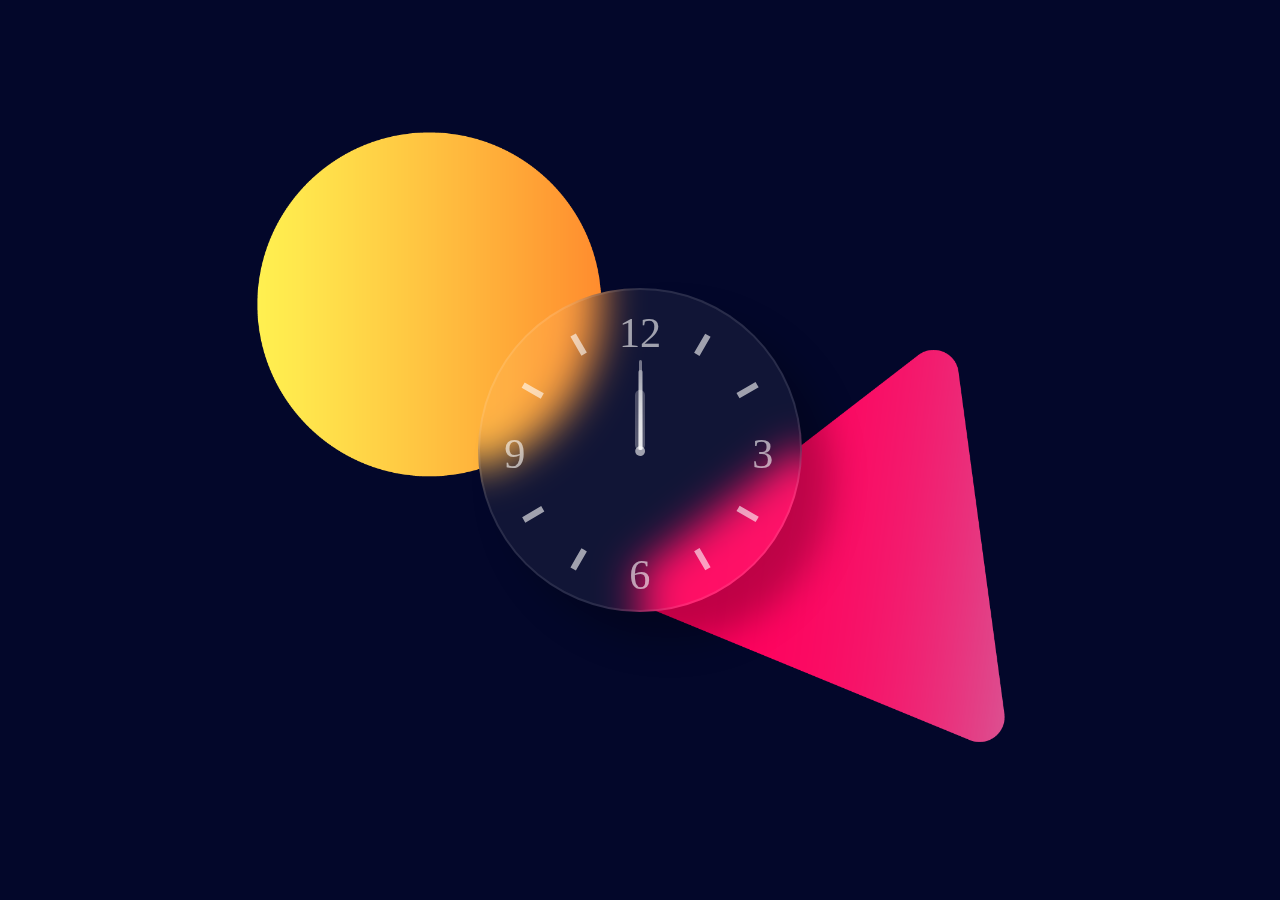
<file: Analog Clock/index.html>
<!DOCTYPE html>
<html lang="en">

<head>
    <meta charset="UTF-8">
    <meta http-equiv="X-UA-Compatible" content="IE=edge">
    <meta name="viewport" content="width=device-width, initial-scale=1.0">

    <!-- stylesheet -->
    <link rel="stylesheet" href="style.css">
    <title>Clock</title>
</head>

<body>
    <div class="clock">
        <img src="./clock template.svg" alt="clock">

        <div class="hour hand"></div>
        <div class="minute hand"></div>
        <div class="seconds hand"></div>
    </div>

    <script>
        var hour = document.querySelector('.hour');
        var minute = document.querySelector('.minute');
        var seconds = document.querySelector('.seconds');

        var setClock = setInterval(function clock() {
            var dateNow = new Date();
            var hr = dateNow.getHours();
            var min = dateNow.getMinutes();
            var sec = dateNow.getSeconds();

            var calcHr = (hr * 30) + (min / 2);
            var calcMin = (min * 6) + (sec / 10);
            var calcSec = sec * 6;

            hour.style.transform = `rotate(${calcHr}deg)`;

            minute.style.transform = `rotate(${calcMin}deg)`;

            seconds.style.transform = `rotate(${calcSec}deg)`;
        }, 1000);
    </script>
</body>

</html>
</file>
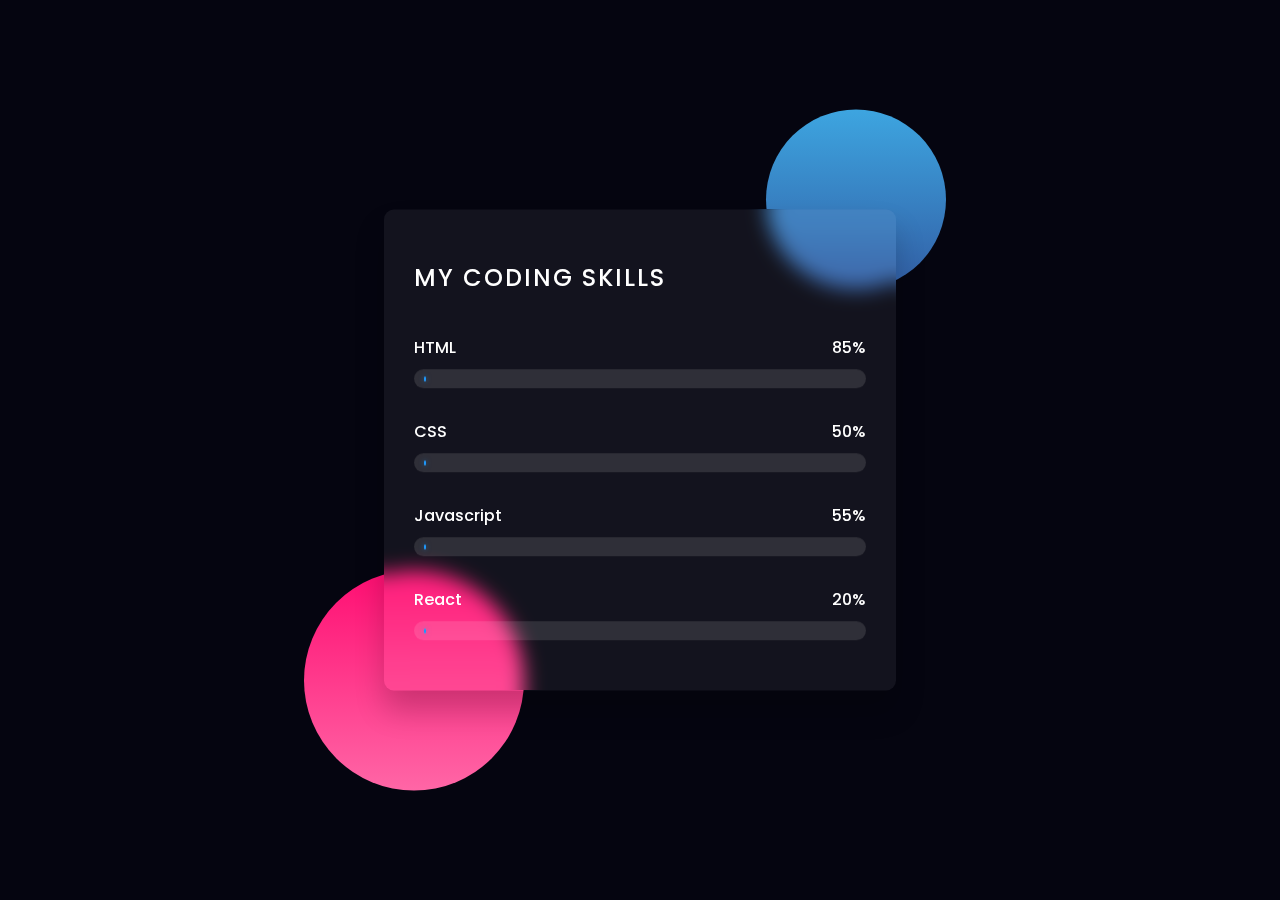
<file: Animated Skills Bar/index.html>
<!DOCTYPE html>
<html lang="en">

<head>
    <title>Glassmorphism Animated Skills Bar</title>
    <!-- google fonts -->
    <link rel="preconnect" href="https://fonts.googleapis.com">
    <link rel="preconnect" href="https://fonts.gstatic.com" crossorigin>
    <link href="https://fonts.googleapis.com/css2?family=Poppins:wght@300;400;500;600&display=swap" rel="stylesheet">
    <!--Stylesheet-->
    <link rel="stylesheet" href="style.css">
</head>

<body>
    <div class="wrapper">
        <div class="shape-1"></div>
        <div class="shape-2"></div>
        <div class="container">
            <h2>MY CODING SKILLS</h2>

            <div class="skills">
                <div class="details">
                    <span>HTML</span>
                    <span>85%</span>
                </div>
                <div class="bar">
                    <div id="html-bar"></div>
                </div>
            </div>
            <div class="skills">
                <div class="details">
                    <span>CSS</span>
                    <span>50%</span>
                </div>
                <div class="bar">
                    <div id="css-bar"></div>
                </div>
            </div>

            <div class="skills">
                <div class="details">
                    <span>Javascript</span>
                    <span>55%</span>
                </div>
                <div class="bar">
                    <div id="js-bar"></div>
                </div>
            </div>

            <div class="skills">
                <div class="details">
                    <span>React</span>
                    <span>20%</span>
                </div>
                <div class="bar">
                    <div id="react-bar"></div>
                </div>
            </div>


        </div>
    </div>
    </div>

</body>

</html>
</file>
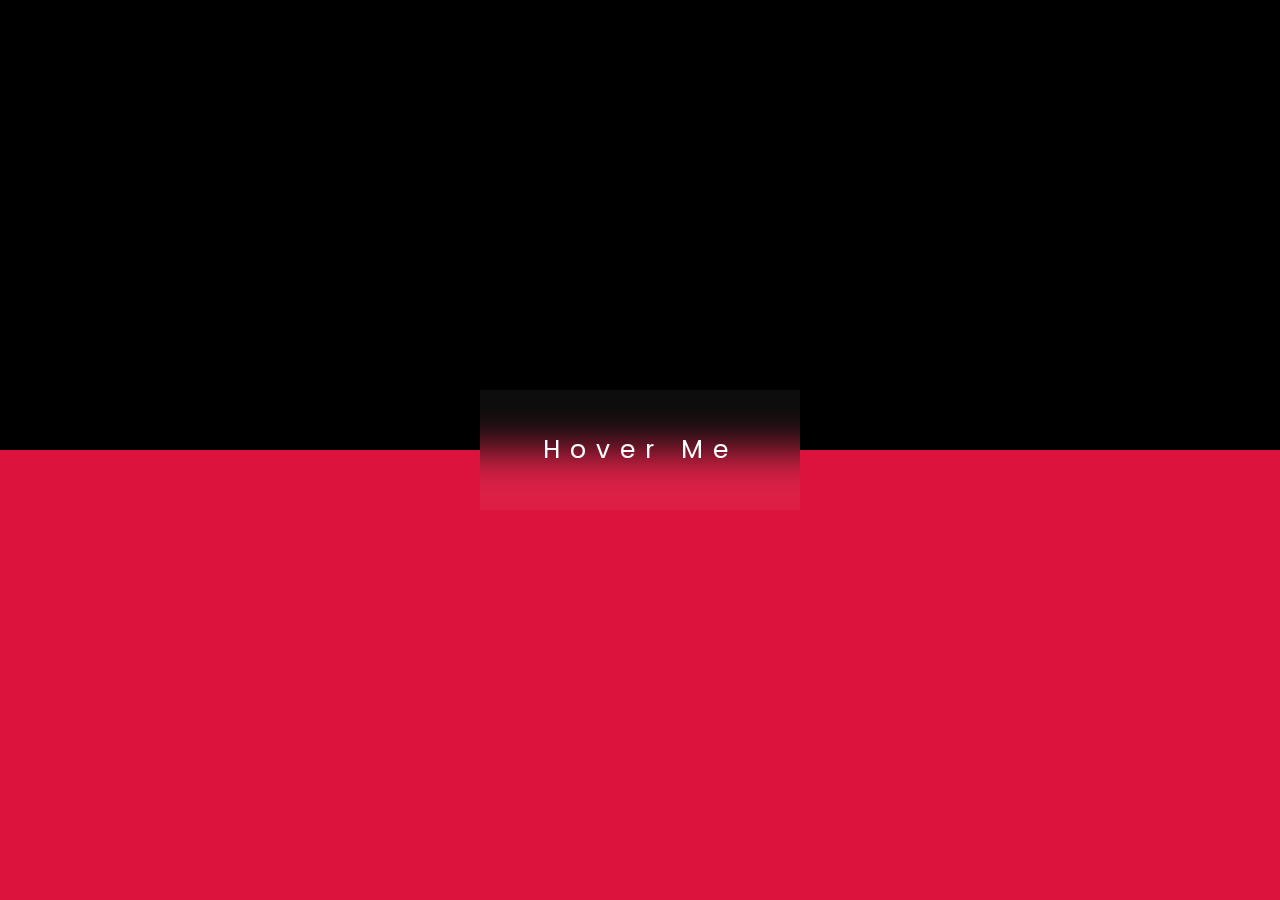
<file: Button/index.html>
<!DOCTYPE html>
<html lang="en">

<head>
    <meta charset="UTF-8">
    <meta http-equiv="X-UA-Compatible" content="IE=edge">
    <meta name="viewport" content="width=device-width, initial-scale=1.0">

    <!-- google font -->
    <link rel="preconnect" href="https://fonts.googleapis.com">
    <link rel="preconnect" href="https://fonts.gstatic.com" crossorigin>
    <link href="https://fonts.googleapis.com/css2?family=Poppins:wght@600&display=swap" rel="stylesheet">

    <!-- stylesheet -->
    <link rel="stylesheet" href="style.css">
    <title>Button</title>
</head>

<body>
    <button>Hover Me</button>
</body>

</html>
</file>
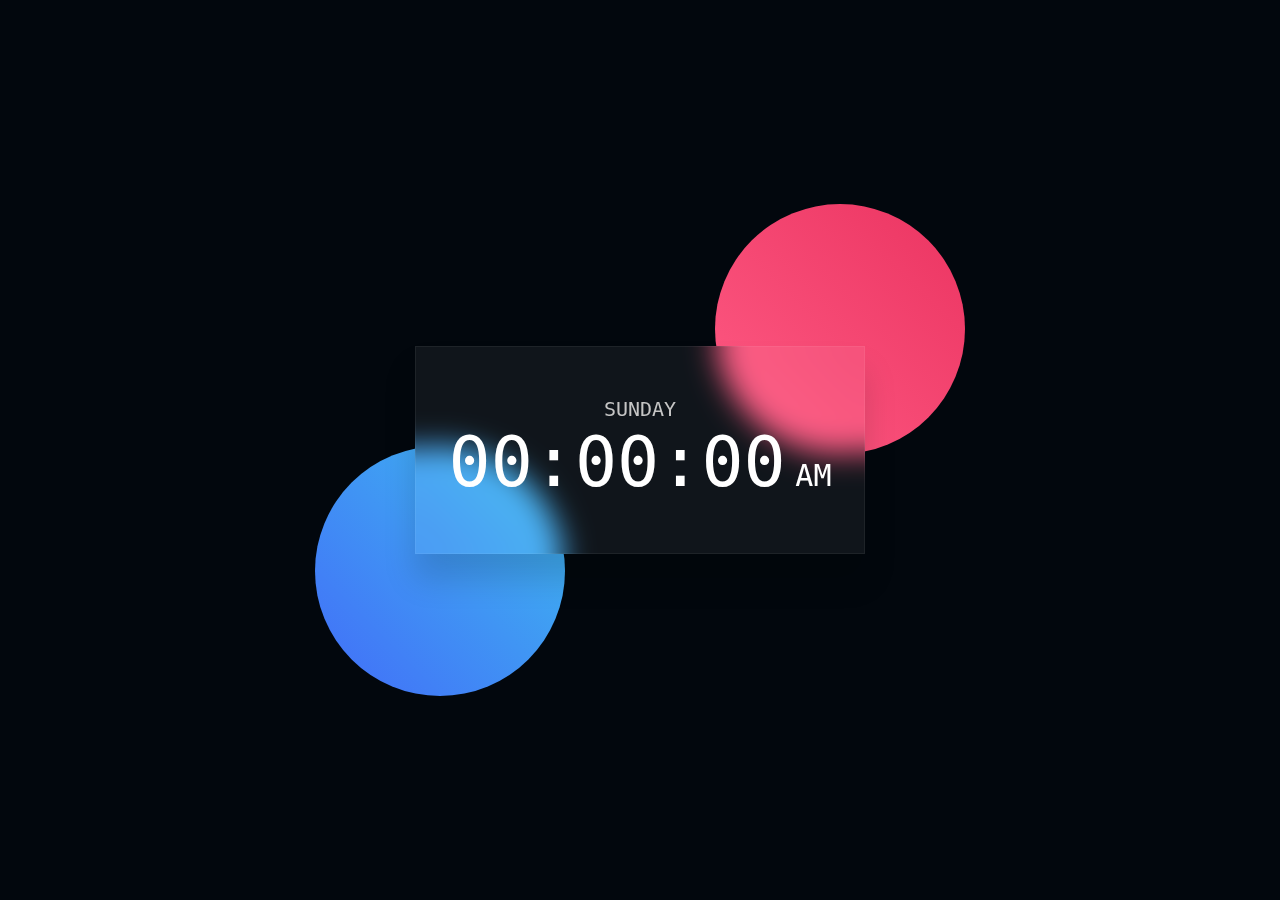
<file: Digital Clock/index.html>
<!DOCTYPE html>
<html lang="en">

<head>
    <title>Glassmorphism Digital Clock</title>

    <link rel="preconnect" href="https://fonts.googleapis.com">
    <link rel="preconnect" href="https://fonts.gstatic.com" crossorigin>
    <link href="https://fonts.googleapis.com/css2?family=Moon+Dance&display=swap" rel="stylesheet">
    <!--Stylesheet-->
    <link rel="stylesheet" href="style.css">
</head>

<body>
    <div class="container">
        <div class="shape1"></div>
        <div class="shape2"></div>

        <div class="clock">
            <div id="day">Sunday</div>
            <div class="wrapper">
                <div id="time">00:00:00</div>
                <div id="midday">AM</div>
            </div>
        </div>
    </div>

    <script src="./app.js"></script>
</body>

</html>
</file>
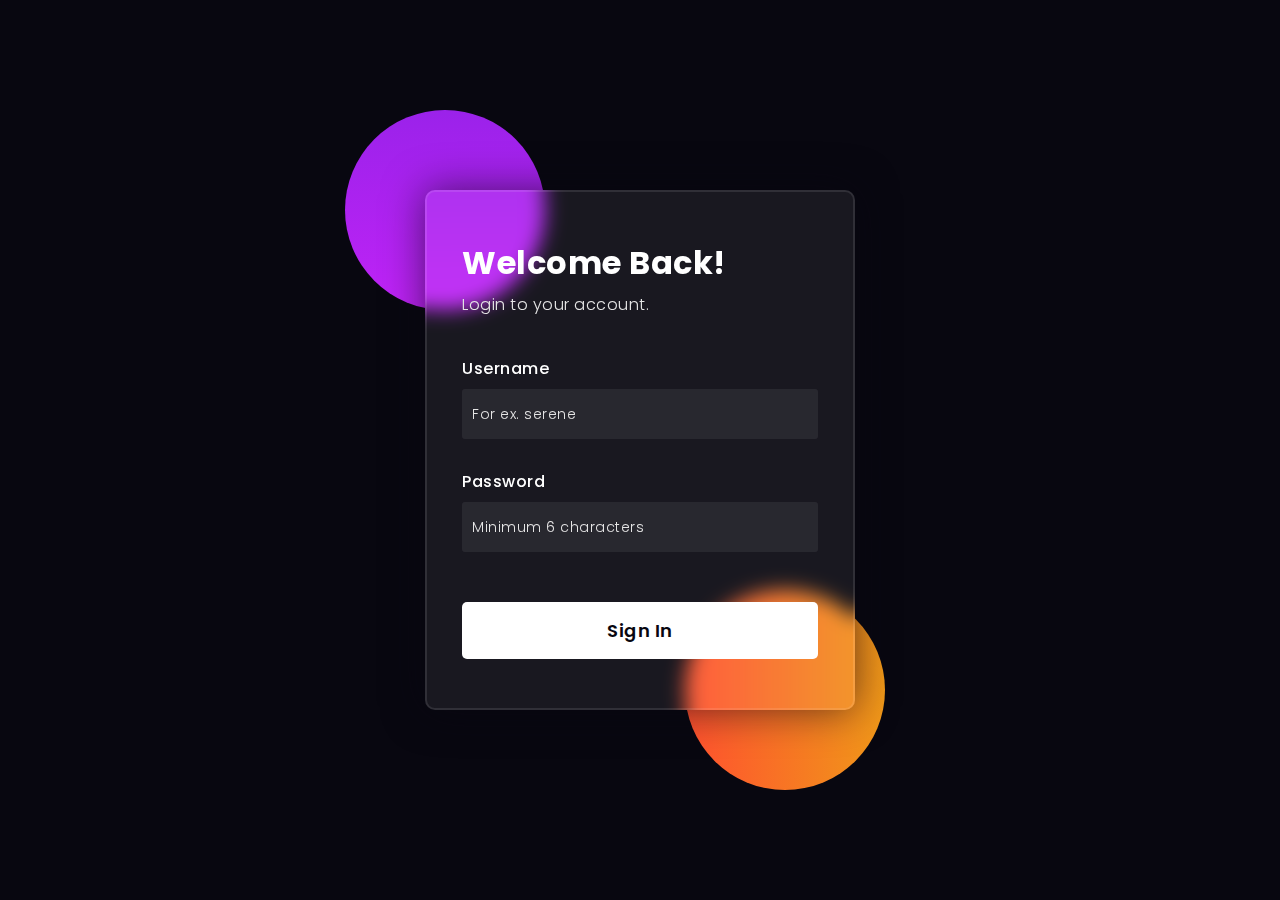
<file: Form/index.html>
<!DOCTYPE html>
<html lang="en">

<head>
    <meta charset="UTF-8">
    <meta http-equiv="X-UA-Compatible" content="IE=edge">
    <meta name="viewport" content="width=device-width, initial-scale=1.0">

    <!-- google font -->
    <link rel="preconnect" href="https://fonts.googleapis.com">
    <link rel="preconnect" href="https://fonts.gstatic.com" crossorigin>
    <link href="https://fonts.googleapis.com/css2?family=Poppins:wght@300;400;500;600&display=swap" rel="stylesheet">

    <!-- stylesheet -->
    <link rel="stylesheet" href="style.css">
    <title>Glassmorphism Form</title>
</head>

<body>
    <div class="container">

    </div>
</body>
<div class="background">
    <div class="shape"></div>
    <div class="shape"></div>
</div>

<form>
    <h3>Welcome Back!
        <span>Login to your account.</span>
    </h3>

    <label for="username">Username</label>
    <input type="text" placeholder="For ex. serene" id="username">

    <label for="password">Password</label>
    <input type="password" placeholder="Minimum 6 characters" id="password">

    <button>Sign In</button>
</form>

</html>
</file>
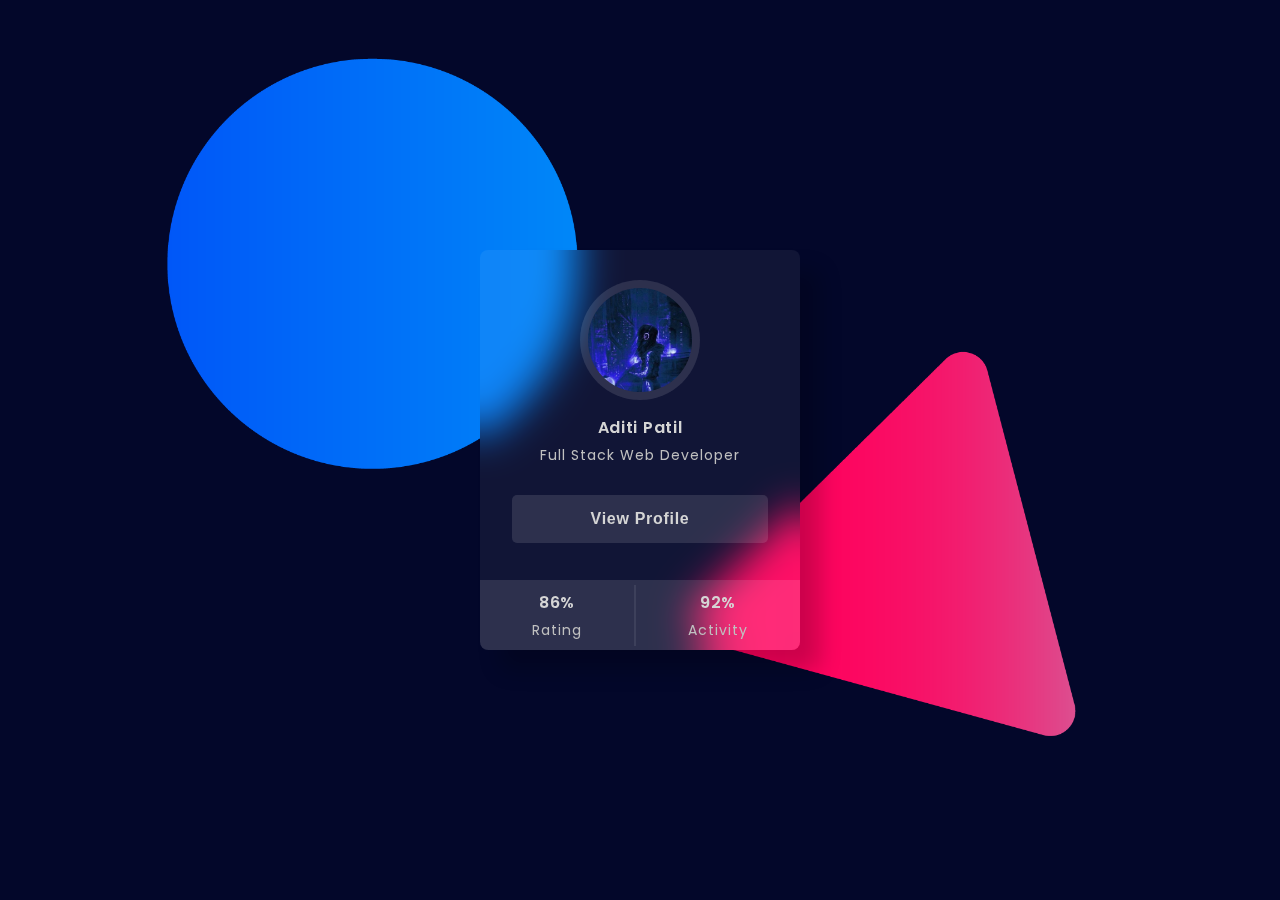
<file: Profile Card/index.html>
<!DOCTYPE html>
<html lang="en">

<head>
    <meta charset="UTF-8">
    <meta http-equiv="X-UA-Compatible" content="IE=edge">
    <meta name="viewport" content="width=device-width, initial-scale=1.0">
    <!-- google font -->
    <link rel="preconnect" href="https://fonts.googleapis.com">
    <link rel="preconnect" href="https://fonts.gstatic.com" crossorigin>
    <link href="https://fonts.googleapis.com/css2?family=Poppins:wght@400;500;600&display=swap" rel="stylesheet">

    <!-- stylesheet -->
    <link rel="stylesheet" href="style.css">
    <title>Profile Card</title>
</head>

<body>
    <div class="card">
        <div class="card-img">
            <img src="./profile.jpg" alt="profile">
        </div>
        <div class="desc">
            <h6 class="primary-text">Aditi Patil</h6>
            <h6 class="secondary-text">Full Stack Web Developer</h6>
        </div>

        <button class="primary-text">View Profile</button>

        <div class="details">
            <div class="rating">
                <h6 class="primary-text">86%</h6>
                <h6 class="secondary-text">Rating</h6>
            </div>
            <div class="activity">
                <h6 class="primary-text">92%</h6>
                <h6 class="secondary-text">Activity</h6>
            </div>
        </div>
    </div>
</body>

</html>
</file>
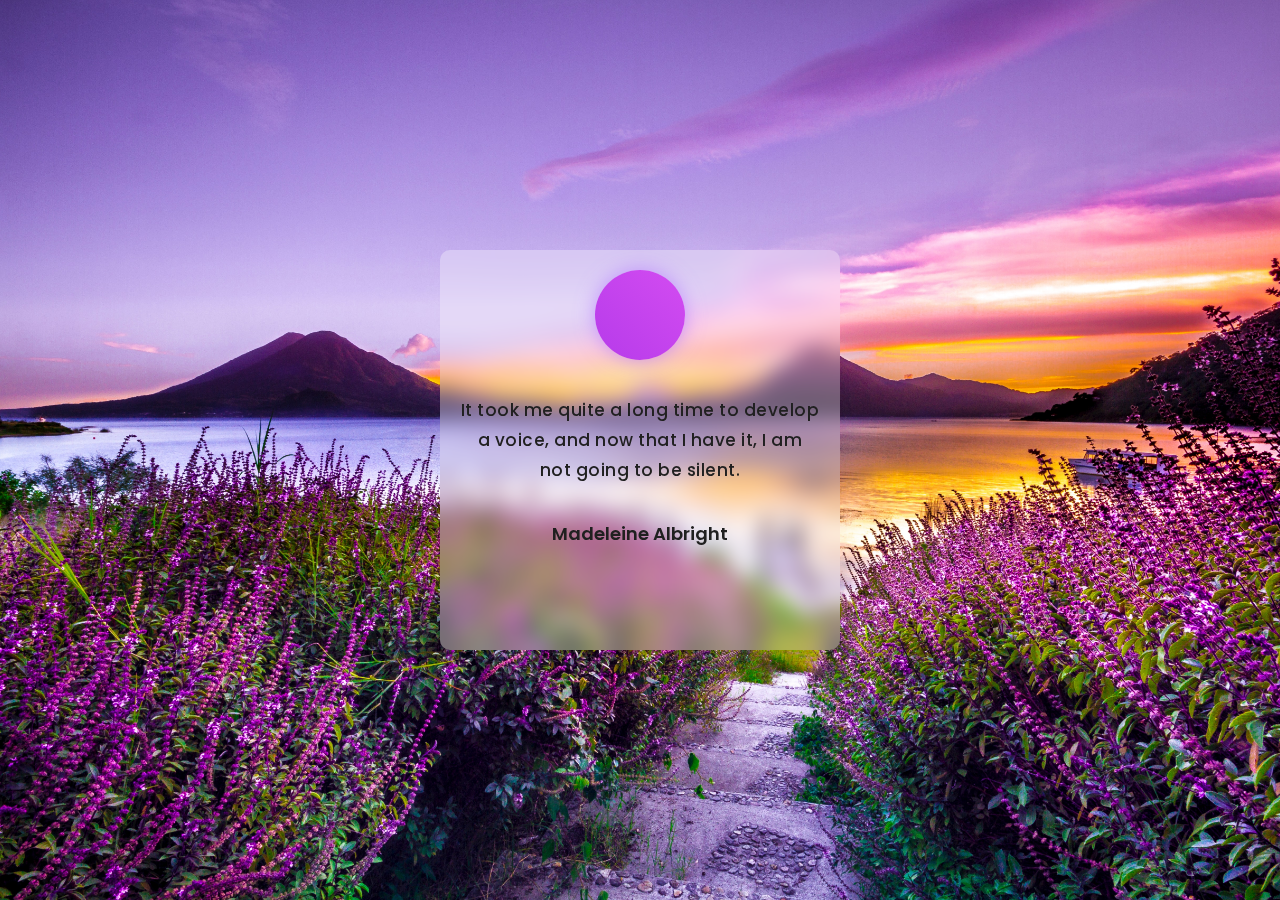
<file: Quotes Card/index.html>
<!DOCTYPE html>
<html lang="en">

<head>
    <meta charset="UTF-8">
    <meta http-equiv="X-UA-Compatible" content="IE=edge">
    <meta name="viewport" content="width=device-width, initial-scale=1.0">
    <!-- font awesome -->
    <link rel="stylesheet" href="https://cdnjs.cloudflare.com/ajax/libs/font-awesome/6.2.1/css/all.min.css"
        integrity="sha512-MV7K8+y+gLIBoVD59lQIYicR65iaqukzvf/nwasF0nqhPay5w/9lJmVM2hMDcnK1OnMGCdVK+iQrJ7lzPJQd1w=="
        crossorigin="anonymous" referrerpolicy="no-referrer" />
    <!-- google font -->
    <link rel="preconnect" href="https://fonts.googleapis.com">
    <link rel="preconnect" href="https://fonts.gstatic.com" crossorigin>
    <link href="https://fonts.googleapis.com/css2?family=Poppins:wght@400;500;600&display=swap" rel="stylesheet">

    <!-- stylesheet -->
    <link rel="stylesheet" href="style.css">
    <title>Quotes Card</title>
</head>

<body>
    <div class="container">
        <i class="fas fa-quote-right"></i>
        <blockquote>
            It took me quite a long time to develop a voice, and now that I have it, I am not going to be silent.
        </blockquote>
        <span class="author-name">Madeleine Albright</span>
    </div>
</body>

</html>
</file>
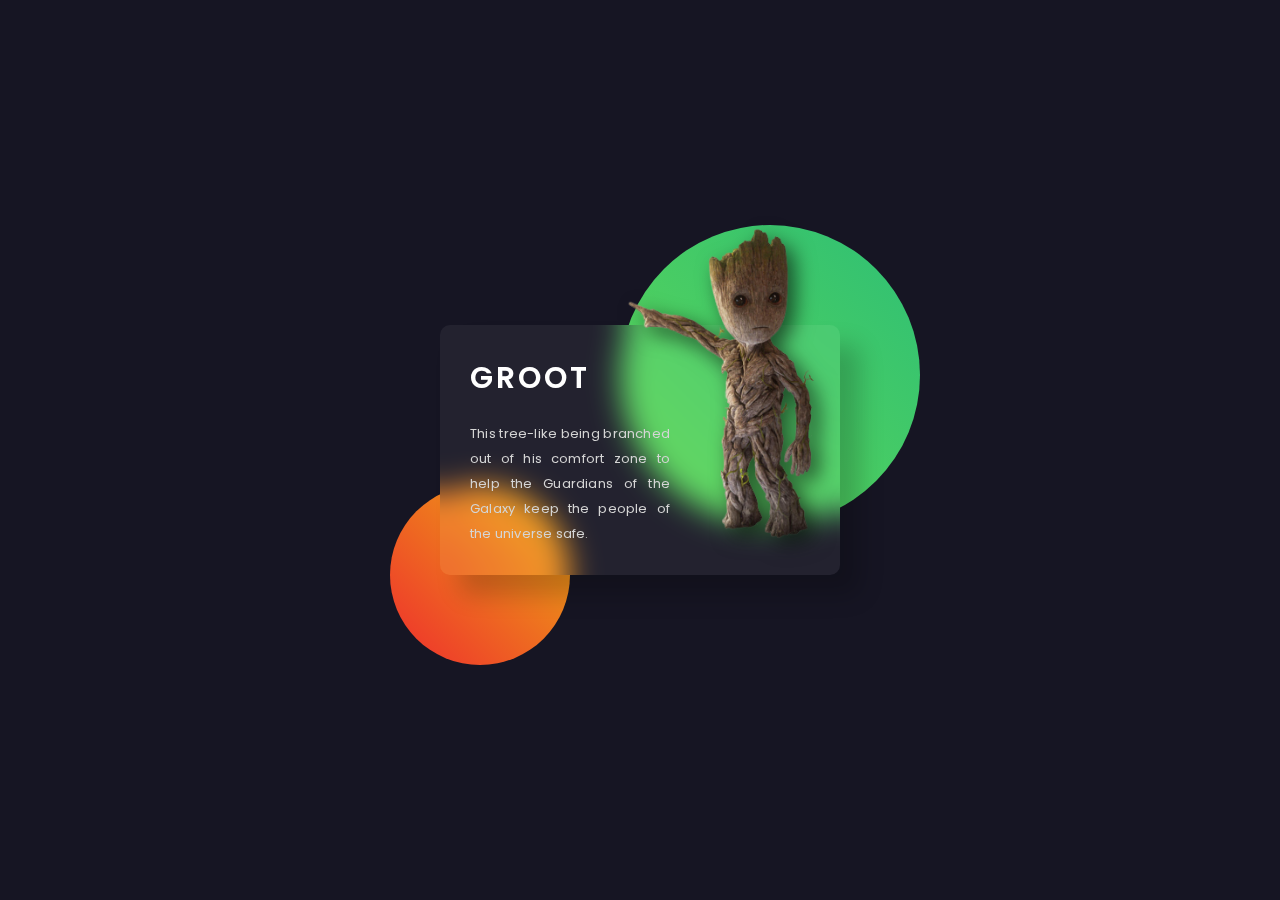
<file: UI Card/index.html>
<!DOCTYPE html>
<html lang="en">

<head>
    <title>Glassmorphism Card Design</title>
    <!--Google Font-->
    <link href="https://fonts.googleapis.com/css2?family=Poppins:wght@400;600&display=swap" rel="stylesheet">
    <!--Stylesheet-->
    <link rel="stylesheet" href="style.css">
</head>

<body>
    <div class="wrapper">
        <div class="shape-1"></div>
        <div class="shape-2"></div>
        <div class="card">
            <img src="image.png" alt="groot-img">
            <div class="text-container">
                <h2>GROOT</h2>
                <p>
                    This tree-like being branched out of his comfort zone to help the Guardians of the Galaxy keep the
                    people of the universe safe.
                </p>
            </div>
        </div>
    </div>

</body>

</html>
</file>
<file: Analog Clock/style.css>
* {
  padding: 0;
  margin: 0;
}
body {
  background: url(./background.png) no-repeat center center fixed;
  background-size: cover;
}

.clock {
  height: 320px;
  width: 320px;
  background-color: rgba(255, 255, 255, 0.06);
  backdrop-filter: blur(20px);
  position: absolute;
  margin: auto;
  top: 0;
  bottom: 0;
  left: 0;
  right: 0;
  border-radius: 50%;
  border: 2px solid rgba(255, 255, 255, 0.1);
  box-shadow: 30px 30px 35px rgba(0, 0, 0, 0.25);
}

img {
  opacity: 0.6;
}

.hand {
  position: absolute;
  background-color: rgba(255, 255, 255, 0.2);
  backdrop-filter: blur(20px);
  border-radius: 5px;
  margin: auto;
  left: 0;
  right: 0;
  transform-origin: bottom;
}
.hour {
  height: 60px;
  width: 10px;
  top: 100px;
}

.minute {
  height: 80px;
  width: 5px;
  top: 80px;
}

.seconds {
  height: 90px;
  width: 3px;
  top: 70px;
}
</file>
<file: Animated Skills Bar/style.css>
* {
  padding: 0;
  margin: 0;
  box-sizing: border-box;
}

body {
  background-color: #050510;
}

.wrapper {
  width: 40%;
  min-width: 500px;
  position: absolute;
  transform: translate(-50%, -50%);
  left: 50%;
  top: 50%;
}

.container {
  width: 100%;
  padding: 50px 30px;
  background-color: rgba(255, 255, 255, 0.06);
  border-radius: 10px;
  box-shadow: 0 20px 30px rgba(0, 0, 0, 0.2);
  backdrop-filter: blur(10px);
}

.shape-1 {
  height: 220px;
  width: 220px;
  background: linear-gradient(#ff0e72, #ff66a6);
  border-radius: 50%;
  position: absolute;
  bottom: -100px;
  left: -80px;
  z-index: -1;
}
.shape-2 {
  height: 180px;
  width: 180px;
  background: linear-gradient(#3da5e0, #325ea5);
  border-radius: 50%;
  position: absolute;
  top: -100px;
  right: -50px;
  z-index: -1;
}

.container * {
  font-family: "Poppins", sans-serif;
  color: #ffffff;
  font-weight: 500;
}
h2 {
  margin-bottom: 40px;
  letter-spacing: 2px;
}
.skills:not(:last-child) {
  margin-bottom: 30px;
}
.details {
  width: 100%;
  display: flex;
  justify-content: space-between;
  margin-bottom: 10px;
}

.bar {
  position: relative;
  background-color: rgba(255, 255, 255, 0.06);
  padding: 7px 10px;
  border-radius: 20px;
  backdrop-filter: blur(10px);
}
.bar div {
  position: relative;
  width: 0;
  height: 5px;
  border-radius: 10px;
  background-color: #badefc;
  border: 1px solid #1c97fc;
  box-shadow: 0 0 5px rgba(28, 151, 252, 0.6);
}
#html-bar {
  animation: html-fill 2s forwards;
}
@keyframes html-fill {
  100% {
    width: 85%;
  }
}

#css-bar {
  animation: css-fill 2s forwards;
}
@keyframes css-fill {
  100% {
    width: 50%;
  }
}
#js-bar {
  animation: js-fill 2s forwards;
}
@keyframes js-fill {
  100% {
    width: 55%;
  }
}
#react-bar {
  animation: react-fill 2s forwards;
}
@keyframes react-fill {
  100% {
    width: 20%;
  }
}
</file>
<file: Button/style.css>
*,
*::before,
*::after {
  padding: 0;
  margin: 0;
  box-sizing: border-box;
}
body {
  background: linear-gradient(black 50%, crimson 50%);
  height: 100vh;
  display: flex;
  justify-content: center;
  align-items: center;
}

button {
  width: 320px;
  height: 120px;
  background-color: rgba(255, 255, 255, 0.05);
  backdrop-filter: blur(20px);
  border: none;
  color: #ffffff;
  font-family: "Poppins", sans-serif;
  font-size: 25px;
  letter-spacing: 10px;
}

button::after {
  content: "";
  position: absolute;
  height: 100%;
  width: 100%;
  top: 0;
  left: 0;
  background: linear-gradient(
    45deg,
    transparent 50%,
    rgba(255, 255, 255, 0.03) 58%,
    rgba(255, 255, 255, 0.16) 67%,
    transparent 68%
  );
  background-size: 200% 100%;
  background-position: 165% 0;
  transition: 0.7s;
}

button:hover::after {
  background-position: -20% 0;
}

button:hover {
  box-shadow: 15px 30px 32px rgba(0, 0, 0, 0.25);
  transform: translateY(-10px);
}
</file>
<file: Digital Clock/style.css>
*,
*:before,
*:after {
  padding: 0;
  margin: 0;
  box-sizing: border-box;
}
body {
  background-color: #02070d;
}
.shape1 {
  height: 250px;
  width: 250px;
  position: absolute;
  background: linear-gradient(45deg, #ff5b84, #eb3461);
  border-radius: 50%;
  z-index: -1;
  bottom: 100px;
  right: -100px;
}
.shape2 {
  height: 250px;
  width: 250px;
  position: absolute;
  background: linear-gradient(45deg, #426cf8, #3ebdf0);
  border-radius: 50%;
  z-index: -1;
  top: 100px;
  left: -100px;
}
.container {
  width: 450px;
  position: absolute;
  transform: translate(-50%, -50%);
  left: 50%;
  top: 50%;
}
.container * {
  color: #ffffff;
  font-family: "Roboto Mono", monospace;
}
.clock {
  width: 100%;
  background-color: rgba(255, 255, 255, 0.06);
  padding: 50px 25px;
  border: 1.5px solid rgba(255, 255, 255, 0.06);
  box-shadow: 0 25px 30px rgba(0, 0, 0, 0.15);
  backdrop-filter: blur(15px);
}
#day {
  position: relative;
  font-size: 20px;
  text-transform: uppercase;
  color: #c5c5c5;
  text-align: center;
}
.wrapper {
  text-align: center;
}
#time {
  font-size: 70px;
  display: inline-block;
}
#midday {
  font-size: 30px;
  display: inline-block;
}
</file>
<file: Form/style.css>
*::after,
*::before,
* {
  padding: 0;
  margin: 0;
  box-sizing: border-box;
}

body {
  background-color: #080710;
}

.background {
  width: 430px;
  height: 520px;
  position: absolute;
  transform: translate(-50%, -50%);
  left: 50%;
  top: 50%;
}

.background .shape {
  height: 200px;
  width: 200px;
  position: absolute;
  border-radius: 50%;
}

.shape:first-child {
  background: linear-gradient(#9b22ea, #bf23f6);
  left: -80px;
  top: -80px;
}
.shape:last-child {
  background: linear-gradient(to right, #ff512f, #f09819);
  right: -30px;
  bottom: -80px;
}

form {
  height: 520px;
  width: 430px;
  background-color: rgba(255, 255, 255, 0.07);
  position: absolute;
  transform: translate(-50%, -50%);
  top: 50%;
  left: 50%;
  border-radius: 10px;
  backdrop-filter: blur(10px);
  border: 2px solid rgba(255, 255, 255, 0.1);
  box-shadow: 0 0 40px rgba(8, 7, 16, 0.6);
  padding: 50px 35px;
}
form * {
  font-family: "Poppins", sans-serif;
  color: #ffffff;
  letter-spacing: 0.5px;
  outline: none;
  border: none;
}

form h3 {
  font-size: 32px;
  font-weight: 500p;
  line-height: 42px;
}

form h3 span {
  display: block;
  font-size: 16px;
  font-weight: 300;
  color: #e5e5e5;
}
label {
  display: block;
  margin-top: 30px;
  font-size: 16px;
  font-weight: 500;
}
input {
  display: block;
  height: 50px;
  width: 100%;
  background-color: rgba(255, 255, 255, 0.07);
  border-radius: 3px;
  margin-top: 8px;
  padding: 0 10px;
  font-size: 14px;
  font-weight: 300;
}
::placeholder {
  color: #e5e5e5;
}

button {
  margin-top: 50px;
  width: 100%;
  background-color: #ffffff;
  color: #080710;
  padding: 15px 0;
  font-size: 18px;
  font-weight: 600;
  border-radius: 5px;
  cursor: pointer;
}
</file>
<file: Profile Card/style.css>
* {
  padding: 0;
  margin: 0;
  box-sizing: border-box;
}
body {
  background: url(./background.png) no-repeat center center fixed;
  background-size: cover;
}

.card {
    height: 400px;
    width: 320px;
    background-color: rgba(255,255,255,0.06);
    backdrop-filter: blur(20px);
    position: absolute;
    margin: auto;
    left: 0;
    right: 0;
    top: 0;
    bottom: 0;
    border-radius: 8px;
    box-shadow: 20px 20px 22px rgba(0,0,0,0.2);
    font-family: "Poppins", sans-serif;
}

.card-img{
    height: 120px;
    width: 120px;
    background-color: rgba(255,255,255,0.06);
    backdrop-filter: blur(20px);
    position: absolute;
    margin: 30px auto 20px auto;
    left: 0;
    right: 0;
    border-radius: 50%;
}

.card-img img{
    height: 86%;
    border-radius: 50%;
    position: absolute;
    margin-left: 7%;
    margin-top: 7%;
}

.desc{
    width: 100%;
    text-align: center;
    position: absolute;
    top: 160px;
}

.primary-text{
    color: #d5d5d5;
    font-size: 16px;
    font-weight: 600;
    letter-spacing: 0.7px;
    margin: 5px 0;
}

.secondary-text{
    color: #c0c0c0;
    font-size: 14px;
    font-weight: 400;
    letter-spacing: 1px;
    margin: 5px 0;
}

.details{
    display: grid;
    width: 100%;
    height: 70px;
    grid-template-columns: auto auto;
    position: absolute;
    bottom: 0;
    background-color: rgba(255,255,255,0.06);
    backdrop-filter: blur(20px);
    border-radius: 0 0 8px 8px;
    padding: 5px 0;
}

.details>div{
    text-align: center;
}
.details>div:first-child{
    border-right: 2px solid rgba(255,255,255,0.08);
}

button{
    background-color: rgba(255,255,255,0.06);
    backdrop-filter: blur(20px);
    position: absolute;
    width: 80%;
    left: 10%;
    top: 240px;
    border: none;
    border-radius: 5px;
    padding: 15px 0;
}
</file>
<file: Quotes Card/style.css>
* {
  padding: 0;
  margin: 0;
  box-sizing: border-box;
}
body {
  background: url(./bg.jpg) no-repeat center center fixed;
  background-size: cover;
  height: 100vh;
}

.container {
    height: 400px;
    width: 400px;
    background-color: rgba(255,255,255,0.3);
    backdrop-filter: blur(10px);
    position: absolute;
    margin: auto;
    left: 0;
    right: 0;
    top: 0;
    bottom: 0;
    border-radius: 10px;
    font-family: "Poppins", sans-serif;
    color: #202020;
    text-align: center;
}

.fas{
    display: block;
    font-size: 45px;
    height: 90px;
    width: 90px;
    background-image: linear-gradient(45deg, #b63bea, #d34cf1);
    color: white;
    border-radius: 50%;
    box-sizing: border-box;
    text-align: center;
    padding: 22px 0;
    box-shadow: 0 0 20px rgba(178, 119, 255, 0.7);
    margin: 20px auto;
}

blockquote{
    font-size: 17px;
    letter-spacing: 0.5px;
    line-height: 30px;
    margin: 35px 20px;
    font-weight: 500;
}

span.author-name{
    font-weight: 600;
    font-size: 18px;
}
</file>
<file: UI Card/style.css>
*,
*:before,
*:after {
  padding: 0;
  margin: 0;
  box-sizing: border-box;
}
body {
  background-color: #161523;
}

.wrapper {
  height: 250px;
  width: 400px;
  position: absolute;
  margin: auto;
  left: 0;
  right: 0;
  top: 0;
  bottom: 0;
}

.shape-1 {
  height: 300px;
  width: 300px;
  background: linear-gradient(45deg, #61d954, #2ebf75);
  position: absolute;
  border-radius: 50%;
  right: -80px;
  top: -100px;
}
.shape-2 {
  height: 180px;
  width: 180px;
  background: linear-gradient(45deg, #ee2d2d, #eeb013);
  position: absolute;
  border-radius: 50%;
  left: -50px;
  bottom: -90px;
}

.card {
  position: absolute;
  height: 100%;
  width: 100%;
  background-color: rgba(255, 255, 255, 0.06);
  border-radius: 10px;
  box-shadow: 20px 20px 25px rgba(0, 0, 0, 0.2);
  backdrop-filter: blur(15px);
}

.card img {
  width: 60%;
  position: absolute;
  right: -5px;
  bottom: 30px;
  filter: drop-shadow(8px 8px 10px rgba(0, 0, 0, 0.6));
}

.text-container {
  position: absolute;
  width: 50%;
  height: 100%;
  display: flex;
  flex-direction: column;
  left: 30px;
  justify-content: center;
}

.text-container h2 {
  margin-bottom: 20px;
  color: #ffffff;
  font-family: "Poppins", sans-serif;
  font-weight: 600;
  letter-spacing: 3px;
  font-size: 30px;
}

.text-container p {
  color: #d5d5d5;
  font-family: "Poppins", sans-serif;
  line-height: 25px;
  font-size: 13px;
  letter-spacing: 0.2px;
  text-align: justify;
}
</file>
